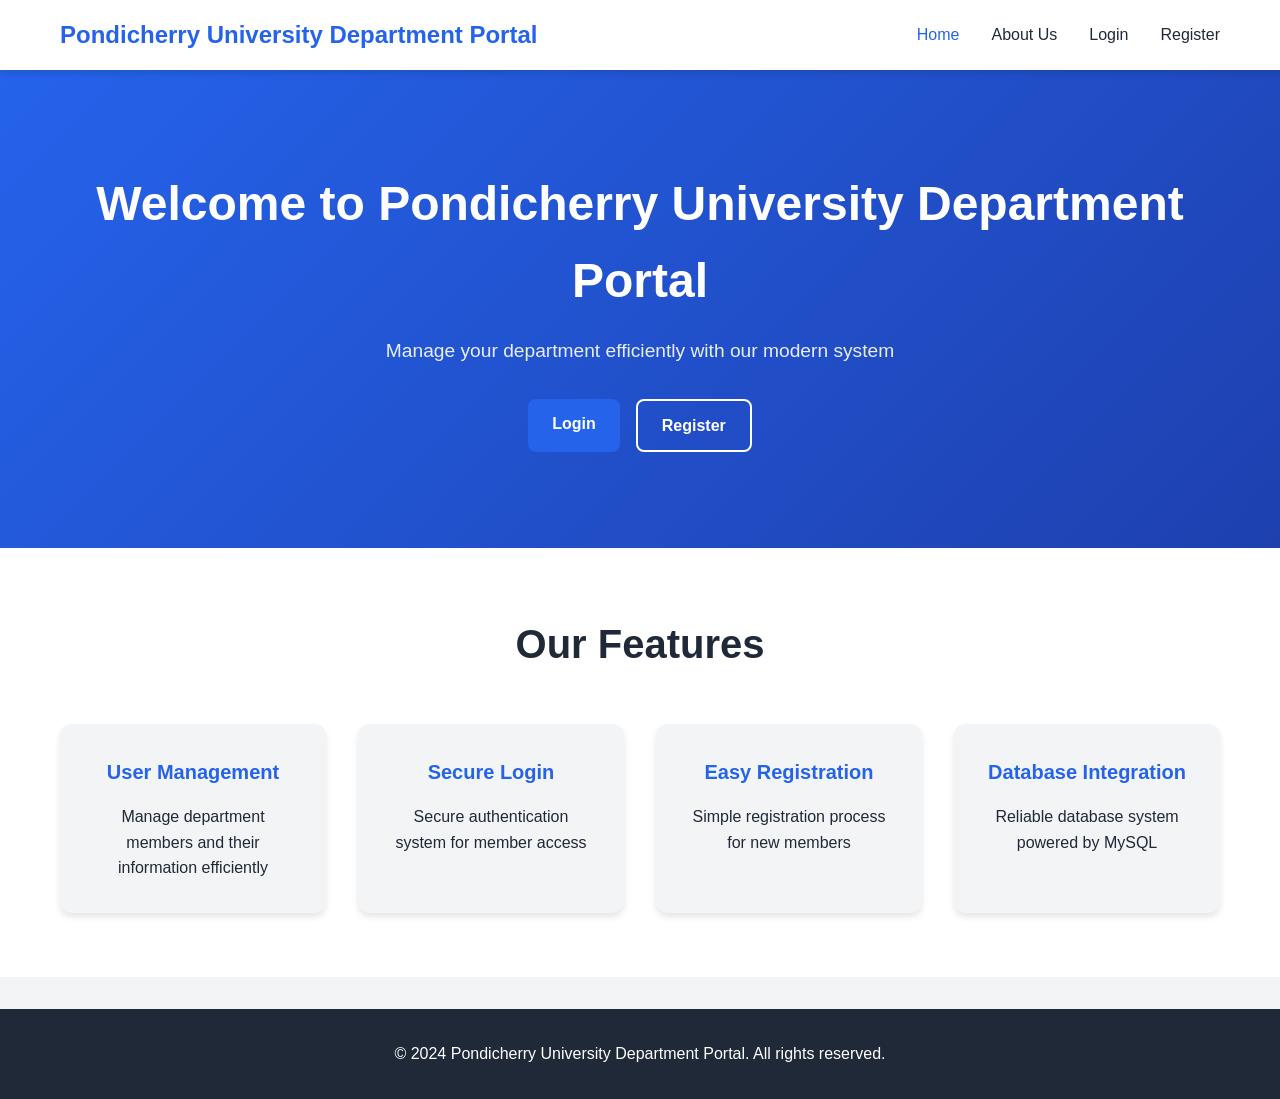
<file: index.html>
<!DOCTYPE html>
<html lang="en">

<head>
    <meta charset="UTF-8">
    <meta name="viewport" content="width=device-width, initial-scale=1.0">
    <title>Department Management System - Home</title>
    <link rel="stylesheet" href="css/style.css">
</head>

<body>
    <nav class="navbar">
        <div class="container">
            <div class="logo">Pondicherry University Department Portal</div>
            <ul class="nav-links">
                <li><a href="index.html" class="active">Home</a></li>
                <li><a href="about.html">About Us</a></li>
                <li><a href="login.html">Login</a></li>
                <li><a href="register.html">Register</a></li>
            </ul>
        </div>
    </nav>

    <section class="hero">
        <div class="hero-content">
            <h1>Welcome to Pondicherry University Department Portal</h1>
            <p>Manage your department efficiently with our modern system</p>
            <div class="hero-buttons">
                <a href="login.html" class="btn btn-primary">Login</a>
                <a href="register.html" class="btn btn-secondary">Register</a>
            </div>
        </div>
    </section>

    <section class="features">
        <div class="container">
            <h2>Our Features</h2>
            <div class="features-grid">
                <div class="feature-card">
                    <h3>User Management</h3>
                    <p>Manage department members and their information efficiently</p>
                </div>
                <div class="feature-card">
                    <h3>Secure Login</h3>
                    <p>Secure authentication system for member access</p>
                </div>
                <div class="feature-card">
                    <h3>Easy Registration</h3>
                    <p>Simple registration process for new members</p>
                </div>
                <div class="feature-card">
                    <h3>Database Integration</h3>
                    <p>Reliable database system powered by MySQL</p>
                </div>
            </div>
        </div>
    </section>

    <footer>
        <div class="container">
            <p>&copy; 2024 Pondicherry University Department Portal. All rights reserved.</p>
        </div>
    </footer>

    <script src="js/script.js"></script>
</body>

</html>
</file>
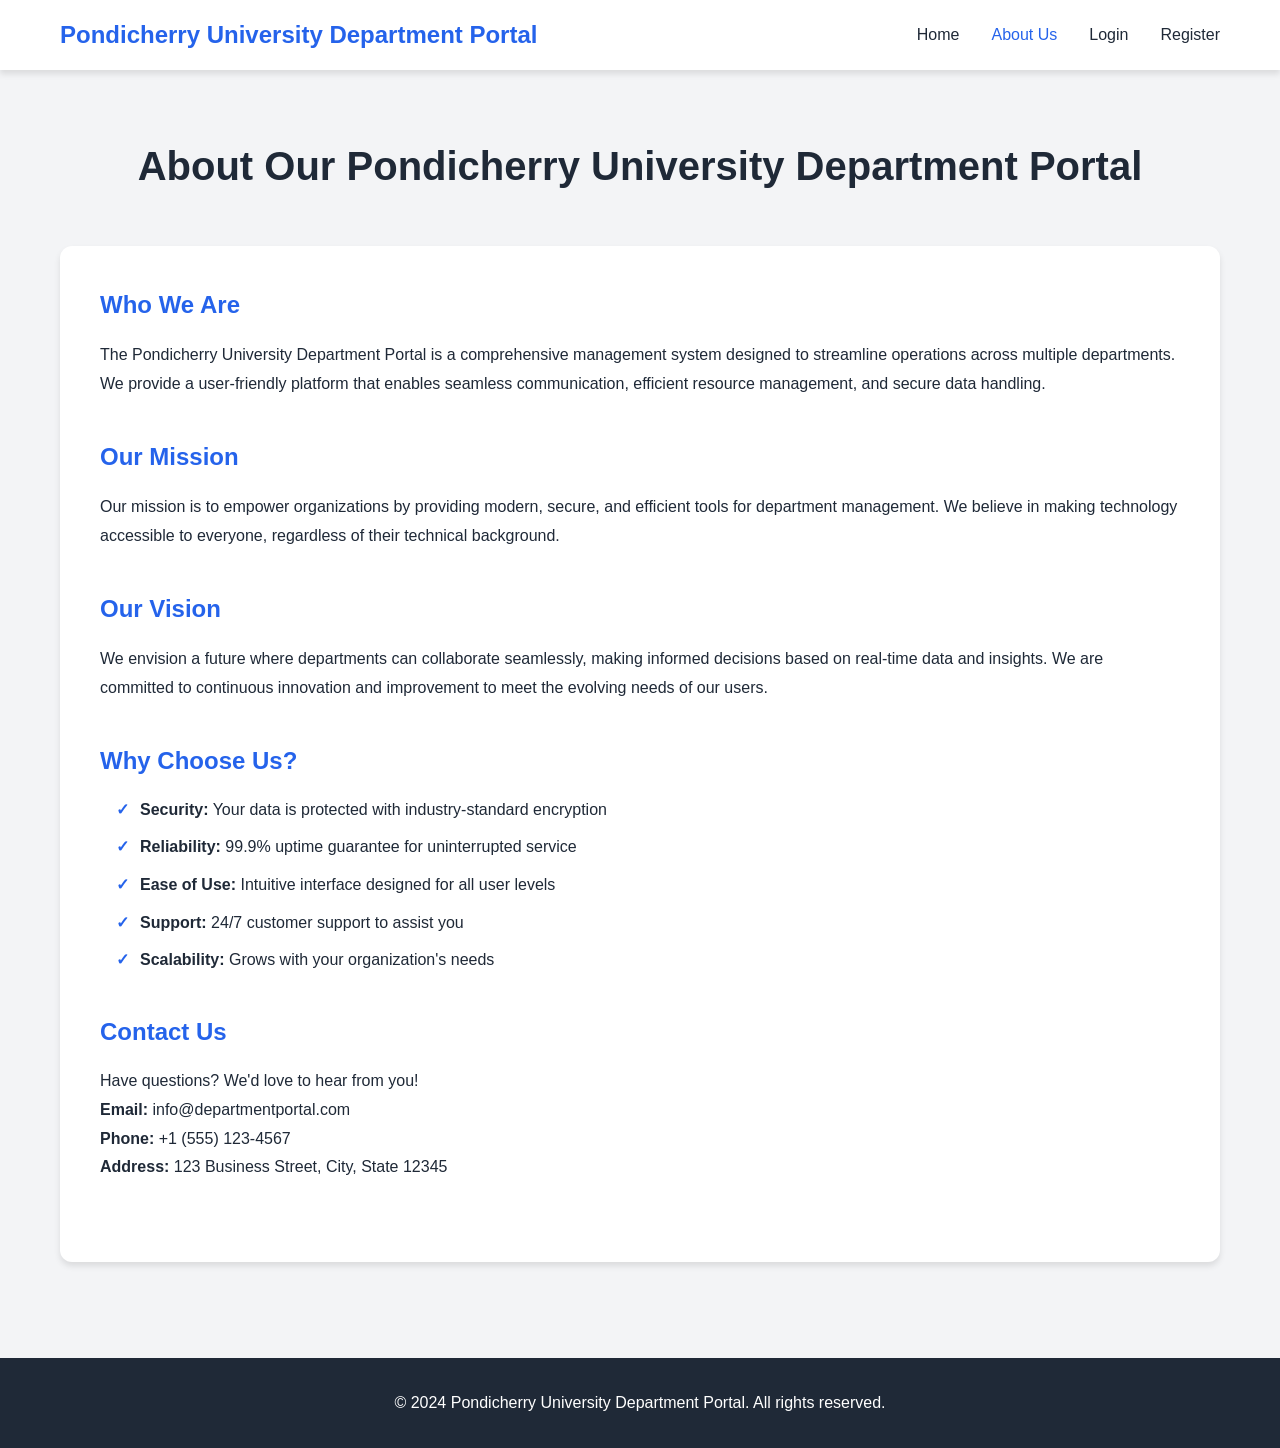
<file: about.html>
<!DOCTYPE html>
<html lang="en">

<head>
    <meta charset="UTF-8">
    <meta name="viewport" content="width=device-width, initial-scale=1.0">
    <title>About Us - Pondicherry University Department Portal</title>
    <link rel="stylesheet" href="css/style.css">
</head>

<body>
    <nav class="navbar">
        <div class="container">
            <div class="logo">Pondicherry University Department Portal</div>
            <ul class="nav-links">
                <li><a href="index.html">Home</a></li>
                <li><a href="about.html" class="active">About Us</a></li>
                <li><a href="login.html">Login</a></li>
                <li><a href="register.html">Register</a></li>
            </ul>
        </div>
    </nav>

    <section class="about-section">
        <div class="container">
            <h1>About Our Pondicherry University Department Portal</h1>

            <div class="about-content">
                <div class="about-text">
                    <h2>Who We Are</h2>
                    <p>
                        The Pondicherry University Department Portal is a comprehensive management system designed to streamline operations across multiple departments. We provide a user-friendly platform that enables seamless communication, efficient resource management, and secure data handling.
                    </p>
                </div>

                <div class="about-text">
                    <h2>Our Mission</h2>
                    <p>
                        Our mission is to empower organizations by providing modern, secure, and efficient tools for department management. We believe in making technology accessible to everyone, regardless of their technical background.
                    </p>
                </div>

                <div class="about-text">
                    <h2>Our Vision</h2>
                    <p>
                        We envision a future where departments can collaborate seamlessly, making informed decisions based on real-time data and insights. We are committed to continuous innovation and improvement to meet the evolving needs of our users.
                    </p>
                </div>

                <div class="about-text">
                    <h2>Why Choose Us?</h2>
                    <ul class="feature-list">
                        <li><strong>Security:</strong> Your data is protected with industry-standard encryption</li>
                        <li><strong>Reliability:</strong> 99.9% uptime guarantee for uninterrupted service</li>
                        <li><strong>Ease of Use:</strong> Intuitive interface designed for all user levels</li>
                        <li><strong>Support:</strong> 24/7 customer support to assist you</li>
                        <li><strong>Scalability:</strong> Grows with your organization's needs</li>
                    </ul>
                </div>

                <div class="about-text">
                    <h2>Contact Us</h2>
                    <p>
                        Have questions? We'd love to hear from you!<br>
                        <strong>Email:</strong> info@departmentportal.com<br>
                        <strong>Phone:</strong> +1 (555) 123-4567<br>
                        <strong>Address:</strong> 123 Business Street, City, State 12345
                    </p>
                </div>
            </div>
        </div>
    </section>

    <footer>
        <div class="container">
            <p>&copy; 2024 Pondicherry University Department Portal. All rights reserved.</p>
        </div>
    </footer>

    <script src="js/script.js"></script>
</body>

</html>
</file>
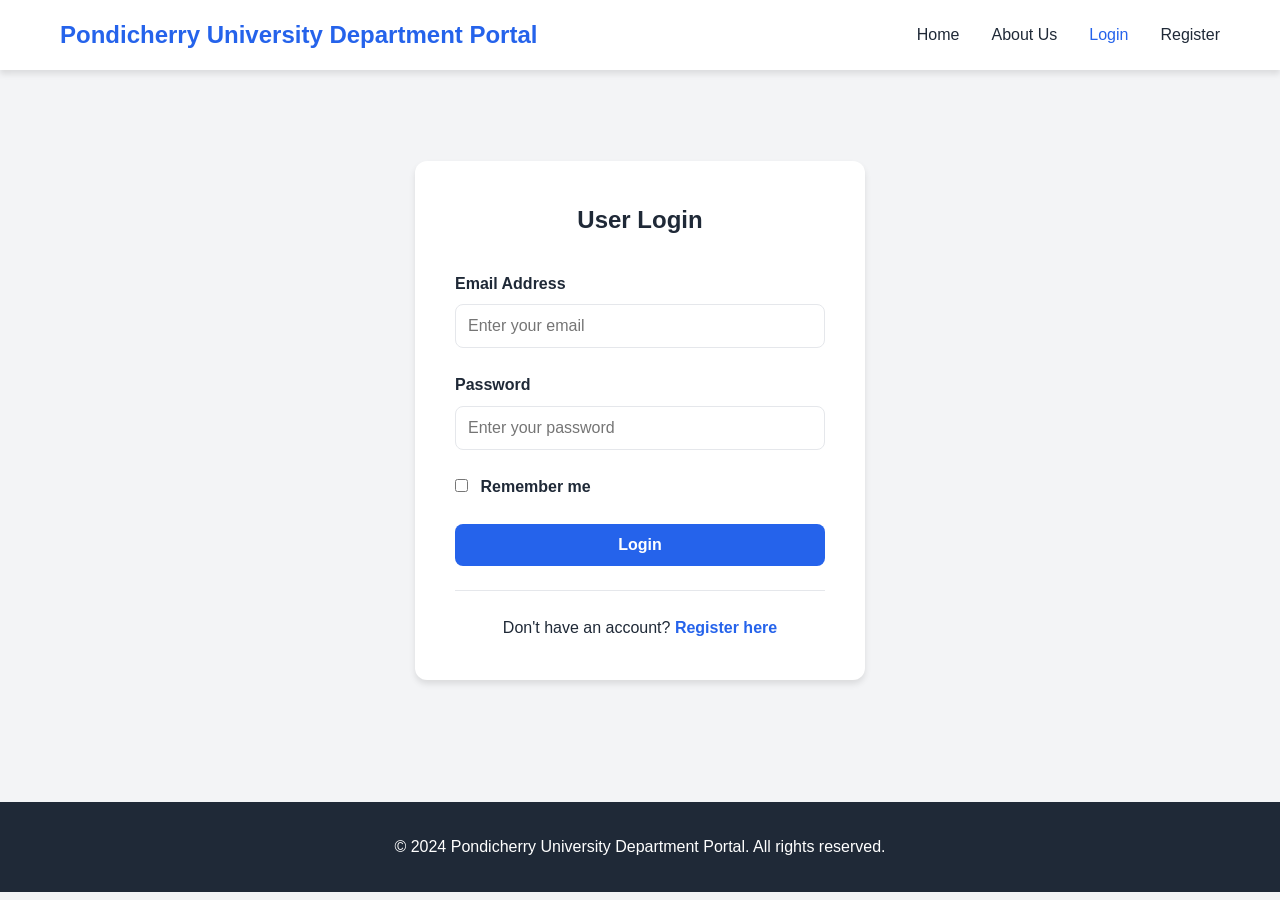
<file: login.html>
<!DOCTYPE html>
<html lang="en">

<head>
    <meta charset="UTF-8">
    <meta name="viewport" content="width=device-width, initial-scale=1.0">
    <title>Login - Pondicherry University Department Portal</title>
    <link rel="stylesheet" href="css/style.css">
</head>

<body>
    <nav class="navbar">
        <div class="container">
            <div class="logo">Pondicherry University Department Portal</div>
            <ul class="nav-links">
                <li><a href="index.html">Home</a></li>
                <li><a href="about.html">About Us</a></li>
                <li><a href="login.html" class="active">Login</a></li>
                <li><a href="register.html">Register</a></li>
            </ul>
        </div>
    </nav>

    <section class="auth-section">
        <div class="auth-container">
            <div class="auth-form">
                <h2>User Login</h2>
                <form id="loginForm" method="POST" action="php/login.php">
                    <div class="form-group">
                        <label for="email">Email Address</label>
                        <input type="email" id="email" name="email" required placeholder="Enter your email">
                    </div>

                    <div class="form-group">
                        <label for="password">Password</label>
                        <input type="password" id="password" name="password" required placeholder="Enter your password">
                    </div>

                    <div class="form-group">
                        <input type="checkbox" id="remember" name="remember">
                        <label for="remember">Remember me</label>
                    </div>

                    <button type="submit" class="btn btn-primary btn-full">Login</button>
                </form>

                <div class="auth-footer">
                    <p>Don't have an account? <a href="register.html">Register here</a></p>
                </div>
            </div>
        </div>
    </section>

    <footer>
        <div class="container">
            <p>&copy; 2024 Pondicherry University Department Portal. All rights reserved.</p>
        </div>
    </footer>

    <script src="js/script.js"></script>
</body>

</html>
</file>
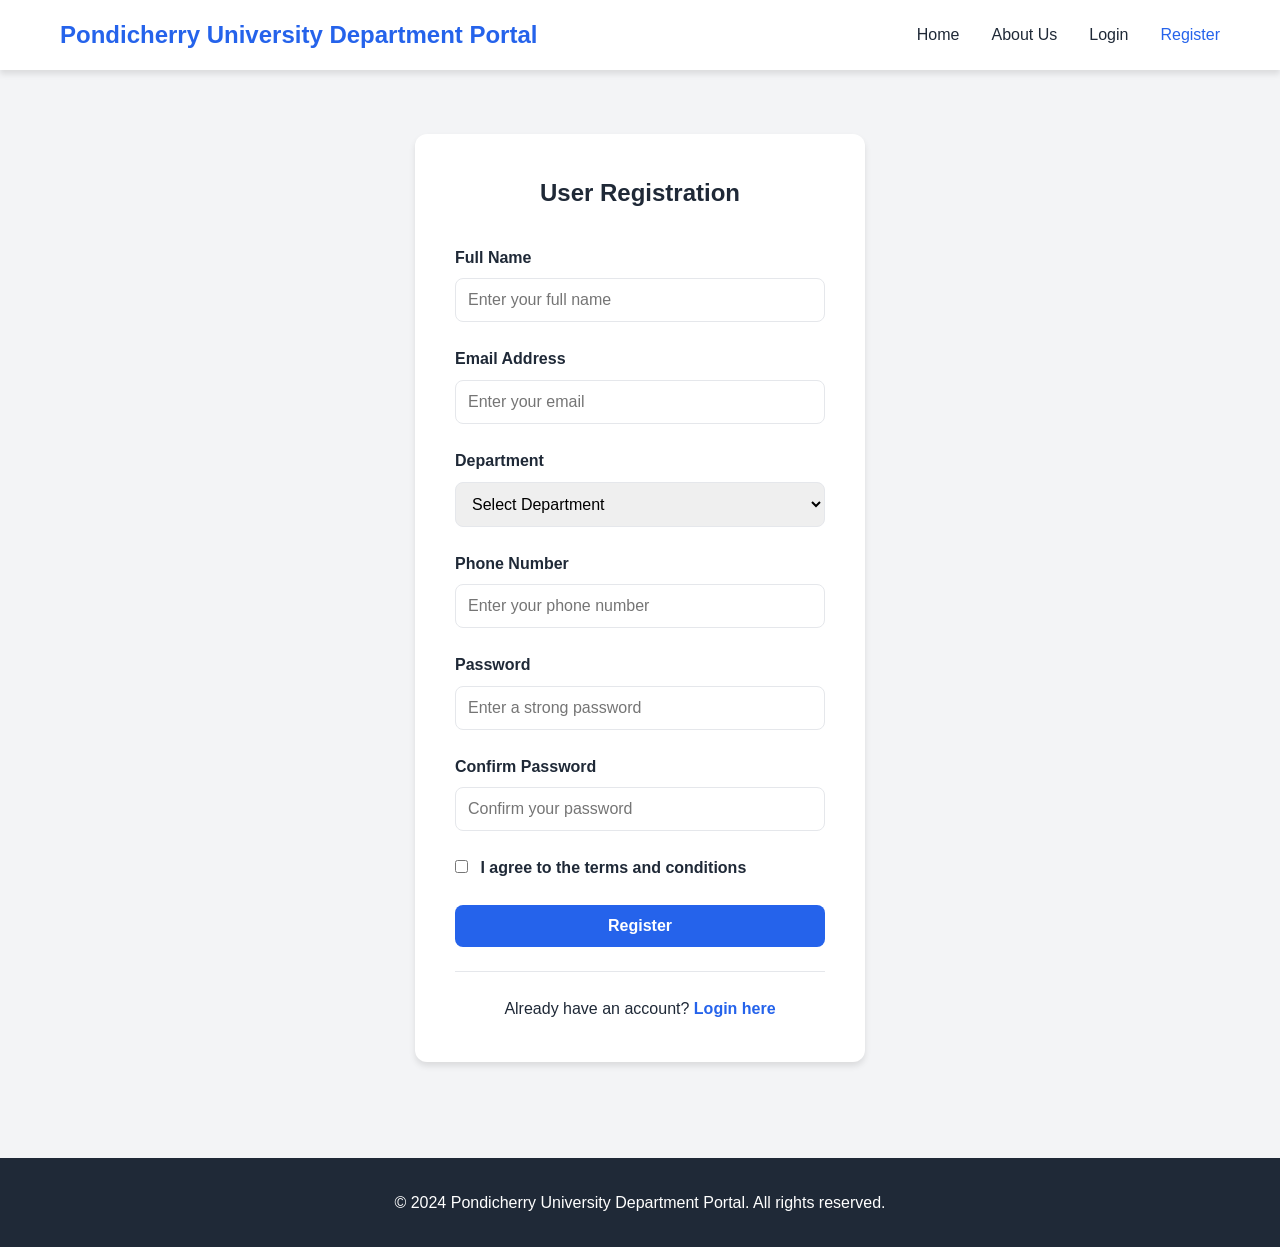
<file: register.html>
<!DOCTYPE html>
<html lang="en">

<head>
    <meta charset="UTF-8">
    <meta name="viewport" content="width=device-width, initial-scale=1.0">
    <title>Register - Pondicherry University Department Portal</title>
    <link rel="stylesheet" href="css/style.css">
</head>

<body>
    <nav class="navbar">
        <div class="container">
            <div class="logo">Pondicherry University Department Portal</div>
            <ul class="nav-links">
                <li><a href="index.html">Home</a></li>
                <li><a href="about.html">About Us</a></li>
                <li><a href="login.html">Login</a></li>
                <li><a href="register.html" class="active">Register</a></li>
            </ul>
        </div>
    </nav>

    <section class="auth-section">
        <div class="auth-container">
            <div class="auth-form">
                <h2>User Registration</h2>
                <form id="registerForm" method="POST" action="php/register.php">
                    <div class="form-group">
                        <label for="fullname">Full Name</label>
                        <input type="text" id="fullname" name="fullname" required placeholder="Enter your full name">
                    </div>

                    <div class="form-group">
                        <label for="email">Email Address</label>
                        <input type="email" id="email" name="email" required placeholder="Enter your email">
                    </div>

                    <div class="form-group">
                        <label for="department">Department</label>
                        <select id="department" name="department" required>
                            <option value="">Select Department</option>
                            <option value="IT">Information Technology</option>
                            <option value="HR">Human Resources</option>
                            <option value="Finance">Finance</option>
                            <option value="Sales">Sales</option>
                            <option value="Marketing">Marketing</option>
                        </select>
                    </div>

                    <div class="form-group">
                        <label for="phone">Phone Number</label>
                        <input type="tel" id="phone" name="phone" required placeholder="Enter your phone number">
                    </div>

                    <div class="form-group">
                        <label for="password">Password</label>
                        <input type="password" id="password" name="password" required placeholder="Enter a strong password">
                    </div>

                    <div class="form-group">
                        <label for="confirm_password">Confirm Password</label>
                        <input type="password" id="confirm_password" name="confirm_password" required placeholder="Confirm your password">
                    </div>

                    <div class="form-group">
                        <input type="checkbox" id="agree" name="agree" required>
                        <label for="agree">I agree to the terms and conditions</label>
                    </div>

                    <button type="submit" class="btn btn-primary btn-full">Register</button>
                </form>

                <div class="auth-footer">
                    <p>Already have an account? <a href="login.html">Login here</a></p>
                </div>
            </div>
        </div>
    </section>

    <footer>
        <div class="container">
            <p>&copy; 2024 Pondicherry University Department Portal. All rights reserved.</p>
        </div>
    </footer>

    <script src="js/script.js"></script>
</body>

</html>
</file>
<file: css/style.css>
* {
    margin: 0;
    padding: 0;
    box-sizing: border-box;
}

:root {
    --primary-color: #2563eb;
    --secondary-color: #1e40af;
    --text-color: #1f2937;
    --light-bg: #f3f4f6;
    --white: #ffffff;
    --border-color: #e5e7eb;
    --shadow: 0 4px 6px rgba(0, 0, 0, 0.1);
}

body {
    font-family: 'Segoe UI', Tahoma, Geneva, Verdana, sans-serif;
    line-height: 1.6;
    color: var(--text-color);
    background-color: var(--light-bg);
}

.container {
    max-width: 1200px;
    margin: 0 auto;
    padding: 0 20px;
}


/* Navbar Styles */

.navbar {
    background-color: var(--white);
    box-shadow: var(--shadow);
    position: sticky;
    top: 0;
    z-index: 1000;
}

.navbar .container {
    display: flex;
    justify-content: space-between;
    align-items: center;
    padding: 1rem 20px;
}

.logo {
    font-size: 1.5rem;
    font-weight: bold;
    color: var(--primary-color);
}

.nav-links {
    display: flex;
    list-style: none;
    gap: 2rem;
}

.nav-links a {
    text-decoration: none;
    color: var(--text-color);
    font-weight: 500;
    transition: color 0.3s;
}

.nav-links a:hover,
.nav-links a.active {
    color: var(--primary-color);
}


/* Hero Section */

.hero {
    background: linear-gradient(135deg, var(--primary-color), var(--secondary-color));
    color: var(--white);
    padding: 6rem 2rem;
    text-align: center;
}

.hero-content h1 {
    font-size: 3rem;
    margin-bottom: 1rem;
}

.hero-content p {
    font-size: 1.2rem;
    margin-bottom: 2rem;
    opacity: 0.9;
}

.hero-buttons {
    display: flex;
    gap: 1rem;
    justify-content: center;
    flex-wrap: wrap;
}


/* Buttons */

.btn {
    display: inline-block;
    padding: 0.75rem 1.5rem;
    border-radius: 0.5rem;
    text-decoration: none;
    font-weight: 600;
    transition: all 0.3s;
    cursor: pointer;
    border: none;
    font-size: 1rem;
}

.btn-primary {
    background-color: var(--primary-color);
    color: var(--white);
}

.btn-primary:hover {
    background-color: var(--secondary-color);
    transform: translateY(-2px);
    box-shadow: var(--shadow);
}

.btn-secondary {
    background-color: transparent;
    color: var(--white);
    border: 2px solid var(--white);
}

.btn-secondary:hover {
    background-color: var(--white);
    color: var(--primary-color);
}

.btn-full {
    width: 100%;
    display: block;
}


/* Features Section */

.features {
    padding: 4rem 2rem;
    background-color: var(--white);
}

.features h2 {
    text-align: center;
    font-size: 2.5rem;
    margin-bottom: 3rem;
    color: var(--text-color);
}

.features-grid {
    display: grid;
    grid-template-columns: repeat(auto-fit, minmax(250px, 1fr));
    gap: 2rem;
}

.feature-card {
    background-color: var(--light-bg);
    padding: 2rem;
    border-radius: 0.75rem;
    text-align: center;
    transition: all 0.3s;
    box-shadow: var(--shadow);
}

.feature-card:hover {
    transform: translateY(-5px);
    box-shadow: 0 10px 15px rgba(0, 0, 0, 0.15);
}

.feature-card h3 {
    color: var(--primary-color);
    margin-bottom: 1rem;
    font-size: 1.25rem;
}


/* Auth Section */

.auth-section {
    padding: 4rem 2rem;
    min-height: calc(100vh - 200px);
    display: flex;
    align-items: center;
    justify-content: center;
}

.auth-container {
    width: 100%;
    max-width: 450px;
}

.auth-form {
    background-color: var(--white);
    padding: 2.5rem;
    border-radius: 0.75rem;
    box-shadow: var(--shadow);
}

.auth-form h2 {
    text-align: center;
    margin-bottom: 2rem;
    color: var(--text-color);
}

.form-group {
    margin-bottom: 1.5rem;
}

.form-group label {
    display: block;
    margin-bottom: 0.5rem;
    font-weight: 600;
    color: var(--text-color);
}

.form-group input,
.form-group select {
    width: 100%;
    padding: 0.75rem;
    border: 1px solid var(--border-color);
    border-radius: 0.5rem;
    font-size: 1rem;
    font-family: inherit;
    transition: border-color 0.3s;
}

.form-group input:focus,
.form-group select:focus {
    outline: none;
    border-color: var(--primary-color);
    box-shadow: 0 0 0 3px rgba(37, 99, 235, 0.1);
}

.form-group input[type="checkbox"] {
    width: auto;
    margin-right: 0.5rem;
    cursor: pointer;
}

.form-group input[type="checkbox"]+label {
    display: inline;
    margin-bottom: 0;
}

.auth-footer {
    text-align: center;
    margin-top: 1.5rem;
    padding-top: 1.5rem;
    border-top: 1px solid var(--border-color);
}

.auth-footer p {
    color: var(--text-color);
}

.auth-footer a {
    color: var(--primary-color);
    text-decoration: none;
    font-weight: 600;
}

.auth-footer a:hover {
    text-decoration: underline;
}


/* About Section */

.about-section {
    padding: 4rem 2rem;
}

.about-section h1 {
    text-align: center;
    font-size: 2.5rem;
    margin-bottom: 3rem;
    color: var(--text-color);
}

.about-content {
    background-color: var(--white);
    padding: 2.5rem;
    border-radius: 0.75rem;
    box-shadow: var(--shadow);
}

.about-text {
    margin-bottom: 2.5rem;
}

.about-text h2 {
    color: var(--primary-color);
    margin-bottom: 1rem;
    font-size: 1.5rem;
}

.about-text p {
    color: var(--text-color);
    line-height: 1.8;
}

.feature-list {
    list-style: none;
    margin-left: 1rem;
}

.feature-list li {
    margin-bottom: 0.75rem;
    padding-left: 1.5rem;
    position: relative;
}

.feature-list li:before {
    content: "✓";
    position: absolute;
    left: 0;
    color: var(--primary-color);
    font-weight: bold;
}


/* Footer */

footer {
    background-color: var(--text-color);
    color: var(--white);
    text-align: center;
    padding: 2rem;
    margin-top: 2rem;
}


/* Dashboard Section */

.dashboard-section {
    padding: 2rem;
}

.welcome-box {
    background-color: var(--primary-color);
    color: var(--white);
    padding: 2rem;
    border-radius: 0.75rem;
    margin-bottom: 2rem;
    box-shadow: var(--shadow);
}

.welcome-box h2 {
    margin-bottom: 0.5rem;
}

.user-info-grid {
    display: grid;
    grid-template-columns: repeat(auto-fit, minmax(300px, 1fr));
    gap: 2rem;
    margin-top: 2rem;
}

.info-card {
    background-color: var(--white);
    padding: 1.5rem;
    border-radius: 0.75rem;
    box-shadow: var(--shadow);
}

.info-card h3 {
    color: var(--primary-color);
    margin-bottom: 1rem;
}

.info-card p {
    margin-bottom: 0.5rem;
}


/* Responsive Design */

@media (max-width: 768px) {
    .nav-links {
        flex-direction: column;
        gap: 1rem;
    }
    .hero-content h1 {
        font-size: 2rem;
    }
    .hero-content p {
        font-size: 1rem;
    }
    .features h2 {
        font-size: 2rem;
    }
    .about-section h1 {
        font-size: 2rem;
    }
    .auth-form {
        padding: 1.5rem;
    }
    .hero-buttons {
        flex-direction: column;
    }
    .hero-buttons .btn {
        width: 100%;
    }
}

@media (max-width: 480px) {
    .navbar .container {
        flex-direction: column;
        gap: 1rem;
    }
    .nav-links {
        width: 100%;
        justify-content: space-around;
    }
    .hero {
        padding: 3rem 1rem;
    }
    .hero-content h1 {
        font-size: 1.5rem;
    }
    .features {
        padding: 2rem 1rem;
    }
    .auth-form {
        padding: 1rem;
    }
}


/* Alert and Success Messages */

.alert {
    padding: 1rem;
    margin-bottom: 1rem;
    border-radius: 0.5rem;
    font-weight: 500;
}

.alert-success {
    background-color: #d1fae5;
    color: #065f46;
    border: 1px solid #a7f3d0;
}

.alert-error {
    background-color: #fee2e2;
    color: #991b1b;
    border: 1px solid #fecaca;
}

.alert-info {
    background-color: #dbeafe;
    color: #0c2340;
    border: 1px solid #bfdbfe;
}
</file>
